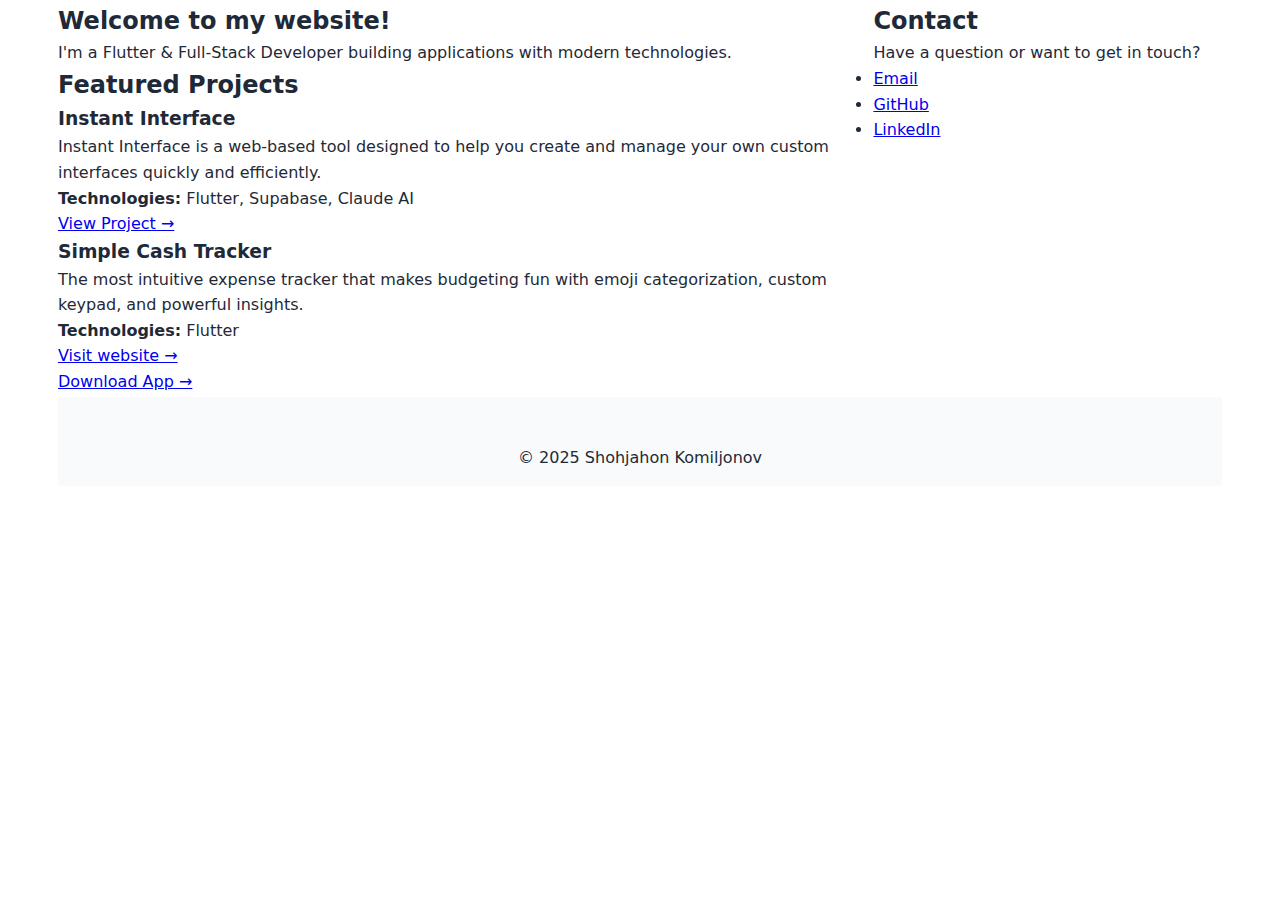
<file: index.html>
<!DOCTYPE html>
<html>
  <head>
    <title>shoh.dev - Portfolio & Blog</title>
    <link rel="stylesheet" href="css/style.css" />
  </head>
  <body>
    <div class="container">
      <table>
        <tr>
          <td width="70%">
            <h2>Welcome to my website!</h2>
            <p>
              I'm a Flutter & Full-Stack Developer building applications with
              modern technologies.
            </p>

            <h2>Featured Projects</h2>
            <div class="project">
              <h3>Instant Interface</h3>
              <p>
                Instant Interface is a web-based tool designed to help you
                create and manage your own custom interfaces quickly and
                efficiently.
              </p>
              <p><strong>Technologies:</strong> Flutter, Supabase, Claude AI</p>
              <p><a href="https://instantinterface.com">View Project →</a></p>
            </div>
            <div class="project">
              <h3>Simple Cash Tracker</h3>
              <p>
                The most intuitive expense tracker that makes budgeting fun with
                emoji categorization, custom keypad, and powerful insights.
              </p>
              <p><strong>Technologies:</strong> Flutter </p>
              <p><a href="https://cashtracker.shoh.dev">Visit website →</a></p>
              <p><a href="https://apps.apple.com/us/app/simple-cash-tracker/id6751748741" target="_blank">Download App →</a></p>
            </div>
          </td>
          <td width="30%" valign="top">
            <h2>Contact</h2>
            <p>Have a question or want to get in touch?</p>
            <ul>
              <li><a href="mailto:komiljonovshohjahon1@gmail.com">Email</a></li>
              <li>
                <a href="https://github.com/komiljonovshohjahon" target="_blank"
                  >GitHub</a
                >
              </li>
              <li>
                <a
                  href="https://www.linkedin.com/in/shokhjakhon-komiljonov-582466173/"
                  target="_blank"
                  >LinkedIn</a
                >
              </li>
            </ul>
          </td>
        </tr>
        <tr>
          <td colspan="2" class="footer">© 2025 Shohjahon Komiljonov</td>
        </tr>
      </table>
    </div>
  </body>
</html>
</file>
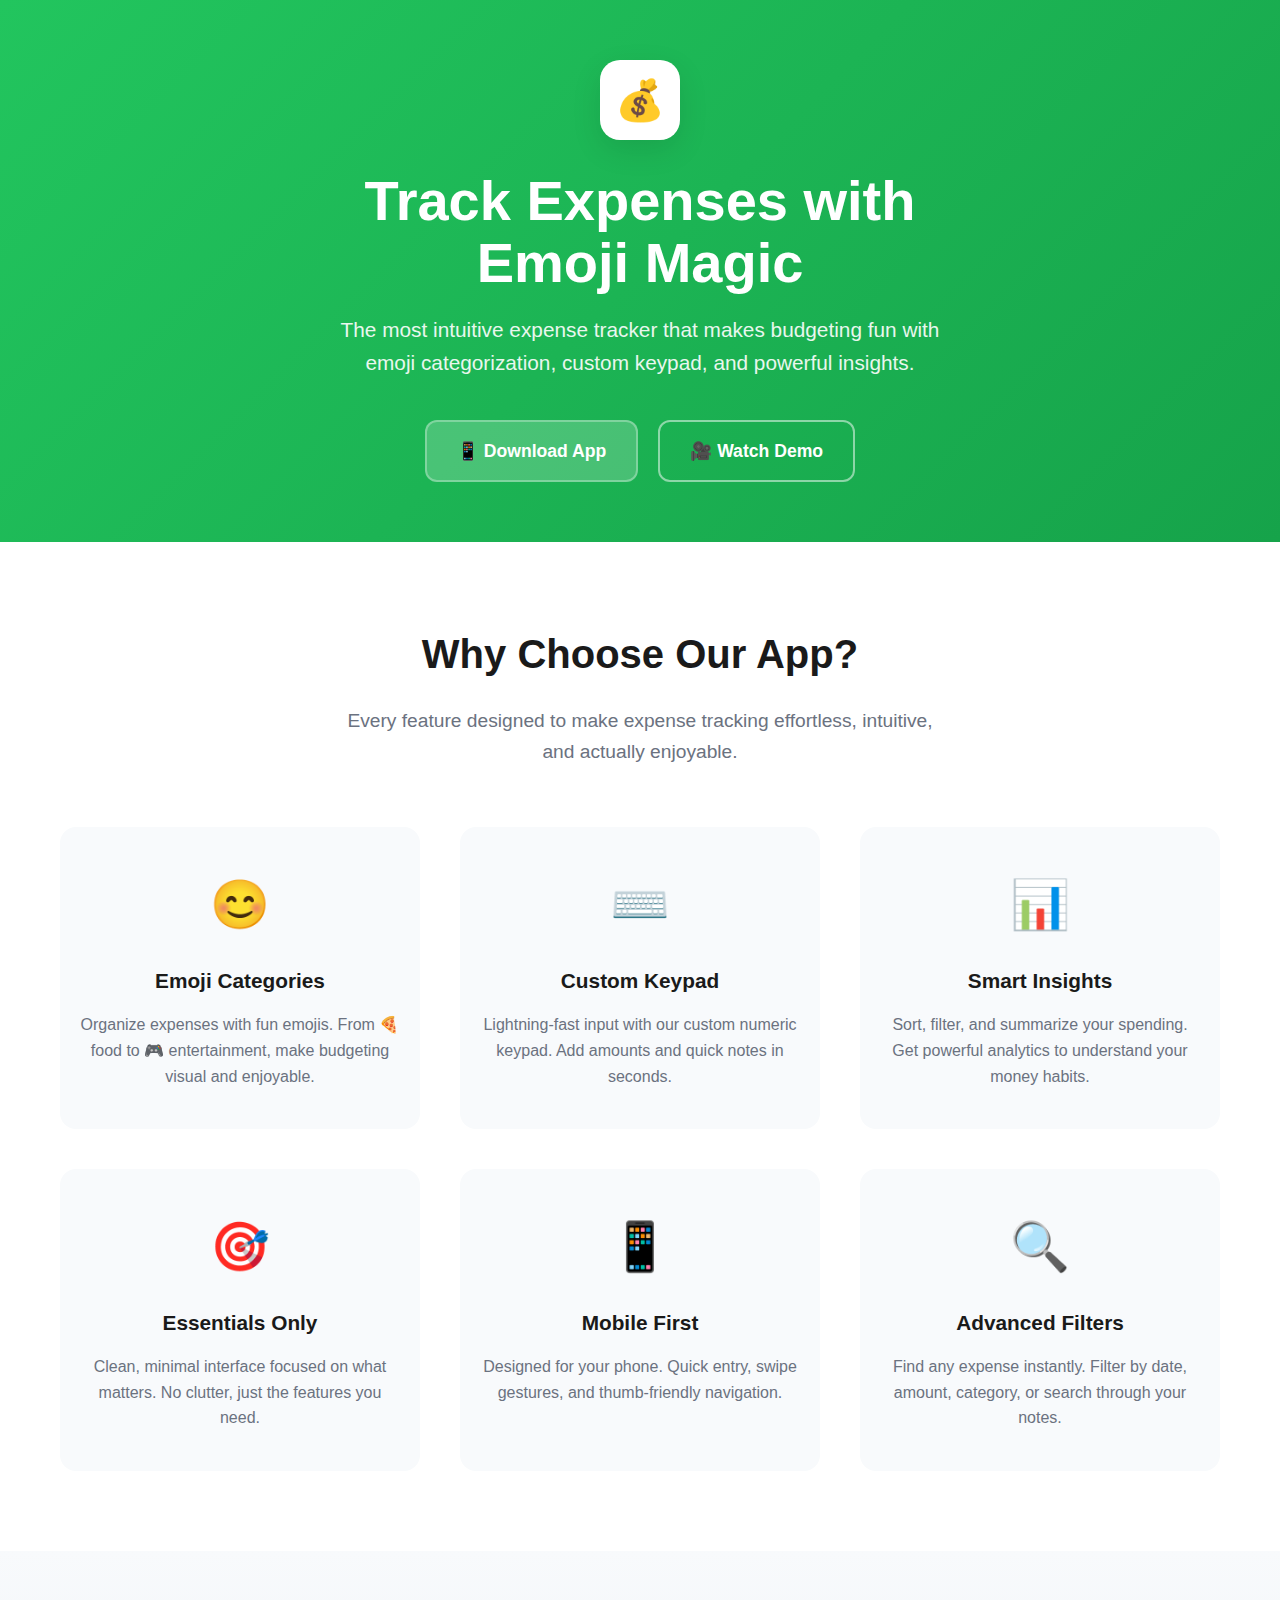
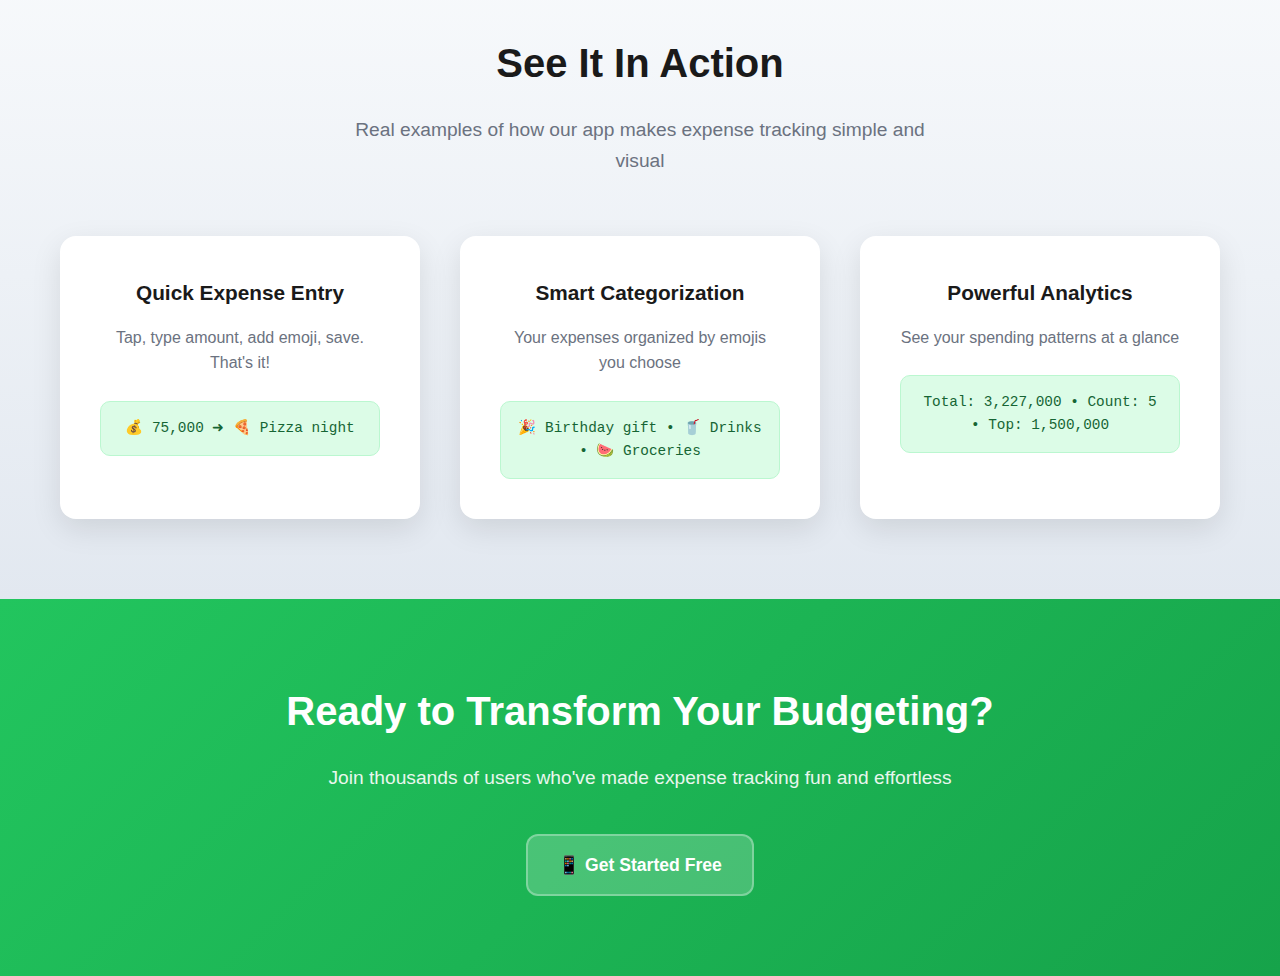
<file: cash_tracker/index.html>
<!DOCTYPE html>
<html lang="en">
<head>
    <meta charset="UTF-8">
    <meta name="viewport" content="width=device-width, initial-scale=1.0">
    <title>ExpenseTracker - Smart Emoji-Based Expense Tracking</title>
    <meta name="description" content="The most intuitive expense tracker with emoji categorization, custom keypad, and powerful insights. Make budgeting fun and effortless.">
    
    <style>
        * {
            margin: 0;
            padding: 0;
            box-sizing: border-box;
        }

        body {
            font-family: -apple-system, BlinkMacSystemFont, 'Segoe UI', Roboto, Oxygen, Ubuntu, Cantarell, sans-serif;
            line-height: 1.6;
            color: #1a1a1a;
            background: linear-gradient(180deg, #ffffff, #f8fafc);
        }

        .container {
            max-width: 1200px;
            margin: 0 auto;
            padding: 0 20px;
        }

        /* Header */
        .header {
            padding: 60px 0;
            text-align: center;
            background: linear-gradient(135deg, #22c55e, #16a34a);
            color: white;
        }

        .logo {
            width: 80px;
            height: 80px;
            margin: 0 auto 30px;
            background: white;
            border-radius: 20px;
            display: flex;
            align-items: center;
            justify-content: center;
            font-size: 40px;
            box-shadow: 0 10px 30px rgba(0,0,0,0.1);
        }

        .hero-title {
            font-size: 3.5rem;
            font-weight: 700;
            margin-bottom: 20px;
            line-height: 1.1;
        }

        .hero-subtitle {
            font-size: 1.3rem;
            margin-bottom: 40px;
            opacity: 0.9;
            max-width: 600px;
            margin-left: auto;
            margin-right: auto;
        }

        .cta-buttons {
            display: flex;
            gap: 20px;
            justify-content: center;
            flex-wrap: wrap;
        }

        .btn {
            padding: 15px 30px;
            font-size: 1.1rem;
            font-weight: 600;
            border: none;
            border-radius: 12px;
            cursor: pointer;
            text-decoration: none;
            display: inline-flex;
            align-items: center;
            gap: 8px;
            transition: all 0.3s ease;
        }

        .btn-primary {
            background: rgba(255,255,255,0.2);
            color: white;
            border: 2px solid rgba(255,255,255,0.3);
        }

        .btn-primary:hover {
            background: rgba(255,255,255,0.3);
            transform: translateY(-2px);
        }

        .btn-outline {
            background: transparent;
            color: white;
            border: 2px solid rgba(255,255,255,0.5);
        }

        .btn-outline:hover {
            background: rgba(255,255,255,0.1);
            transform: translateY(-2px);
        }

        /* Features Section */
        .features {
            padding: 80px 0;
            background: white;
        }

        .section-title {
            font-size: 2.5rem;
            font-weight: 700;
            text-align: center;
            margin-bottom: 20px;
            color: #1a1a1a;
        }

        .section-subtitle {
            font-size: 1.2rem;
            text-align: center;
            color: #6b7280;
            margin-bottom: 60px;
            max-width: 600px;
            margin-left: auto;
            margin-right: auto;
        }

        .features-grid {
            display: grid;
            grid-template-columns: repeat(auto-fit, minmax(300px, 1fr));
            gap: 40px;
        }

        .feature-card {
            text-align: center;
            padding: 40px 20px;
            border-radius: 16px;
            background: #f8fafc;
            transition: all 0.3s ease;
        }

        .feature-card:hover {
            transform: translateY(-5px);
            box-shadow: 0 20px 40px rgba(0,0,0,0.1);
        }

        .feature-icon {
            font-size: 3rem;
            margin-bottom: 20px;
            display: block;
        }

        .feature-title {
            font-size: 1.3rem;
            font-weight: 600;
            margin-bottom: 15px;
            color: #1a1a1a;
        }

        .feature-description {
            color: #6b7280;
            line-height: 1.6;
        }

        /* App Showcase */
        .showcase {
            padding: 80px 0;
            background: linear-gradient(180deg, #f8fafc, #e2e8f0);
        }

        .showcase-grid {
            display: grid;
            grid-template-columns: repeat(auto-fit, minmax(300px, 1fr));
            gap: 40px;
            margin-top: 60px;
        }

        .showcase-card {
            background: white;
            padding: 40px;
            border-radius: 16px;
            box-shadow: 0 10px 30px rgba(0,0,0,0.1);
            text-align: center;
        }

        .showcase-title {
            font-size: 1.3rem;
            font-weight: 600;
            margin-bottom: 15px;
            color: #1a1a1a;
        }

        .showcase-description {
            color: #6b7280;
            margin-bottom: 25px;
        }

        .showcase-demo {
            background: #dcfce7;
            color: #166534;
            padding: 15px;
            border-radius: 10px;
            font-family: 'Courier New', monospace;
            font-size: 0.9rem;
            border: 1px solid #bbf7d0;
        }

        /* CTA Section */
        .cta {
            padding: 80px 0;
            background: linear-gradient(135deg, #22c55e, #16a34a);
            color: white;
            text-align: center;
        }

        .cta-title {
            font-size: 2.5rem;
            font-weight: 700;
            margin-bottom: 20px;
        }

        .cta-description {
            font-size: 1.2rem;
            margin-bottom: 40px;
            opacity: 0.9;
        }

        /* Responsive Design */
        @media (max-width: 768px) {
            .hero-title {
                font-size: 2.5rem;
            }

            .hero-subtitle {
                font-size: 1.1rem;
            }

            .cta-buttons {
                flex-direction: column;
                align-items: center;
            }

            .btn {
                width: 100%;
                max-width: 300px;
            }

            .section-title {
                font-size: 2rem;
            }

            .cta-title {
                font-size: 2rem;
            }
        }
    </style>
</head>
<body>
    <!-- Header/Hero Section -->
    <header class="header">
        <div class="container">
            <div class="logo">💰</div>
            <h1 class="hero-title">
                Track Expenses with<br>
                Emoji Magic
            </h1>
            <p class="hero-subtitle">
                The most intuitive expense tracker that makes budgeting fun with emoji categorization, custom keypad, and powerful insights.
            </p>
            <div class="cta-buttons">
                <a href="#" class="btn btn-primary">📱 Download App</a>
                <a href="#" class="btn btn-outline">🎥 Watch Demo</a>
            </div>
        </div>
    </header>

    <!-- Features Section -->
    <section class="features">
        <div class="container">
            <h2 class="section-title">Why Choose Our App?</h2>
            <p class="section-subtitle">
                Every feature designed to make expense tracking effortless, intuitive, and actually enjoyable.
            </p>
            
            <div class="features-grid">
                <div class="feature-card">
                    <span class="feature-icon">😊</span>
                    <h3 class="feature-title">Emoji Categories</h3>
                    <p class="feature-description">
                        Organize expenses with fun emojis. From 🍕 food to 🎮 entertainment, make budgeting visual and enjoyable.
                    </p>
                </div>
                
                <div class="feature-card">
                    <span class="feature-icon">⌨️</span>
                    <h3 class="feature-title">Custom Keypad</h3>
                    <p class="feature-description">
                        Lightning-fast input with our custom numeric keypad. Add amounts and quick notes in seconds.
                    </p>
                </div>
                
                <div class="feature-card">
                    <span class="feature-icon">📊</span>
                    <h3 class="feature-title">Smart Insights</h3>
                    <p class="feature-description">
                        Sort, filter, and summarize your spending. Get powerful analytics to understand your money habits.
                    </p>
                </div>
                
                <div class="feature-card">
                    <span class="feature-icon">🎯</span>
                    <h3 class="feature-title">Essentials Only</h3>
                    <p class="feature-description">
                        Clean, minimal interface focused on what matters. No clutter, just the features you need.
                    </p>
                </div>
                
                <div class="feature-card">
                    <span class="feature-icon">📱</span>
                    <h3 class="feature-title">Mobile First</h3>
                    <p class="feature-description">
                        Designed for your phone. Quick entry, swipe gestures, and thumb-friendly navigation.
                    </p>
                </div>
                
                <div class="feature-card">
                    <span class="feature-icon">🔍</span>
                    <h3 class="feature-title">Advanced Filters</h3>
                    <p class="feature-description">
                        Find any expense instantly. Filter by date, amount, category, or search through your notes.
                    </p>
                </div>
            </div>
        </div>
    </section>

    <!-- App Showcase Section -->
    <section class="showcase">
        <div class="container">
            <h2 class="section-title">See It In Action</h2>
            <p class="section-subtitle">
                Real examples of how our app makes expense tracking simple and visual
            </p>
            
            <div class="showcase-grid">
                <div class="showcase-card">
                    <h3 class="showcase-title">Quick Expense Entry</h3>
                    <p class="showcase-description">Tap, type amount, add emoji, save. That's it!</p>
                    <div class="showcase-demo">💰 75,000 ➜ 🍕 Pizza night</div>
                </div>
                
                <div class="showcase-card">
                    <h3 class="showcase-title">Smart Categorization</h3>
                    <p class="showcase-description">Your expenses organized by emojis you choose</p>
                    <div class="showcase-demo">🎉 Birthday gift • 🥤 Drinks • 🍉 Groceries</div>
                </div>
                
                <div class="showcase-card">
                    <h3 class="showcase-title">Powerful Analytics</h3>
                    <p class="showcase-description">See your spending patterns at a glance</p>
                    <div class="showcase-demo">Total: 3,227,000 • Count: 5 • Top: 1,500,000</div>
                </div>
            </div>
        </div>
    </section>

    <!-- CTA Section -->
    <section class="cta">
        <div class="container">
            <h2 class="cta-title">Ready to Transform Your Budgeting?</h2>
            <p class="cta-description">
                Join thousands of users who've made expense tracking fun and effortless
            </p>
            <div class="cta-buttons">
                <a href="#" class="btn btn-primary">📱 Get Started Free</a>
            </div>
        </div>
    </section>
</body>
</html>
</file>
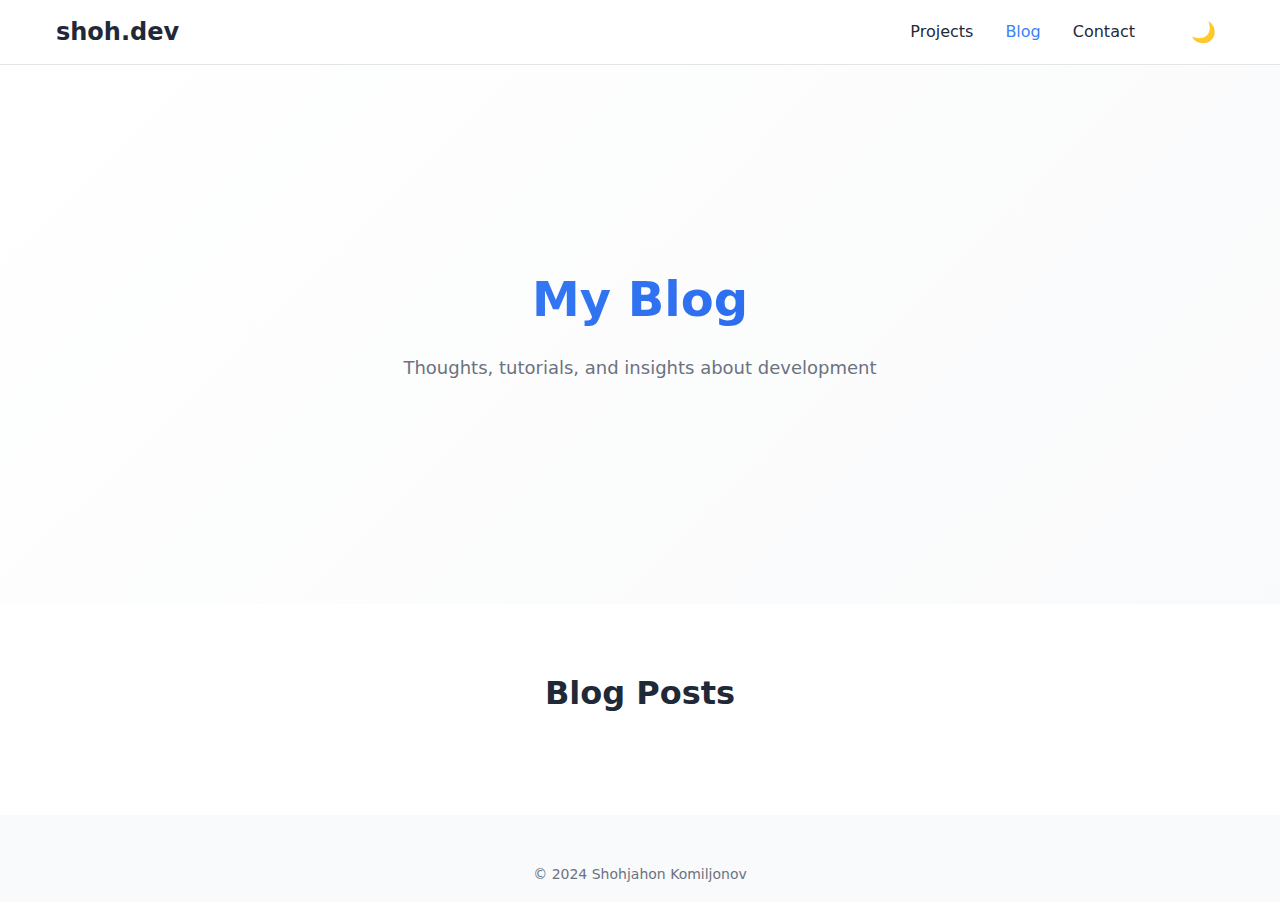
<file: blog.html>
<!DOCTYPE html>
<html lang="en">
<head>
  <!-- Meta -->
  <meta charset="UTF-8" />
  <meta name="viewport" content="width=device-width, initial-scale=1.0" />
  <meta name="description" content="Shohjahon Komiljonov – Flutter & full-stack dev. Portfolio, side-projects & blog." />

  <!-- Favicon -->
  <link rel="icon" type="image/png" href="assets/logo/logo_no_bg.png">
  <link rel="apple-touch-icon" href="assets/logo/logo_no_bg.png">
  <meta name="theme-color" content="#ffffff">

  <!-- Open Graph for social share -->
  <meta property="og:title" content="Shoh.dev – Blog" />
  <meta property="og:description" content="Personal site of Shohjahon Komiljonov." />
  <meta property="og:type" content="website" />
  <meta property="og:url" content="https://shoh.dev/blog" />
  <meta property="og:image" content="https://shoh.dev/assets/logo/logo_no_bg.png" />

  <title>Blog - Shoh.dev</title>
  <link rel="stylesheet" href="css/style.css" />
</head>
<body>
  <!-- Header & nav -->
  <header class="header">
    <nav class="nav container">
      <a href="index.html" class="logo">shoh.dev</a>

      <div class="nav-right">
        <ul class="menu">
          <li><a href="projects.html">Projects</a></li>
          <li><a href="blog.html" class="active">Blog</a></li>
          <li><a href="index.html#contact">Contact</a></li>
        </ul>

        <button id="themeToggle" aria-label="toggle theme" class="theme-btn">
          🌙
        </button>
      </div>
    </nav>
  </header>

  <!-- Hero Section -->
  <section class="hero">
    <div class="container hero-content">
      <h1>My Blog</h1>
      <p>Thoughts, tutorials, and insights about development</p>
    </div>
  </section>

  <!-- Blog Section -->
  <section class="section">
    <div class="container">
      <h1 class="section-title">Blog Posts</h1>
      <div class="grid blog-grid">
        <!-- === Blog card template ===
        <article class="card blog-card">
          <h3><a href="/posts/cursor-power-tips.html">Why I Switched to Cursor IDE</a></h3>
          <p class="meta">Apr 30 2025 · 4 min read</p>
          <p>Quick teaser text to hook the reader…</p>
        </article>
        ================================= -->
      </div>
    </div>
  </section>

  <!-- Footer -->
  <footer class="footer">
    <div class="container">
      <p class="copyright">© 2024 Shohjahon Komiljonov</p>
    </div>
  </footer>

  <script src="js/main.js"></script>
</body>
</html>
</file>
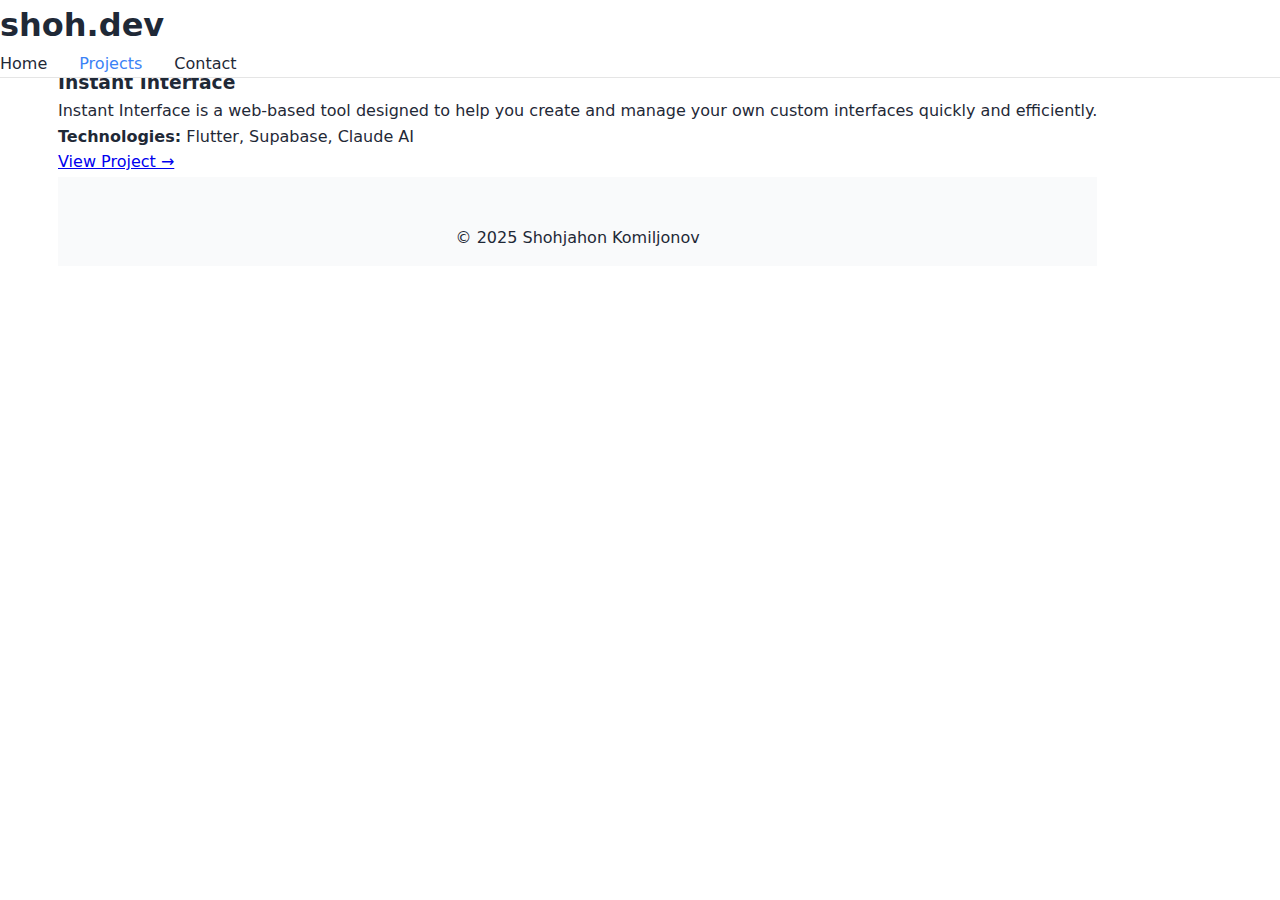
<file: projects.html>
<!DOCTYPE html>
<html>
  <head>
    <title>Projects - shoh.dev</title>
    <link rel="stylesheet" href="css/style.css" />
  </head>
  <body>
    <div class="container">
      <table>
        <tr>
          <td colspan="2" class="header">
            <h1>shoh.dev</h1>
            <ul class="menu">
              <li><a href="index.html">Home</a></li>
              <li><a href="projects.html" class="active">Projects</a></li>
              <!-- <li><a href="blog.html">Blog</a></li> -->
              <li><a href="index.html#contact">Contact</a></li>
            </ul>
          </td>
        </tr>
        <tr>
          <td colspan="2">
            <h2>My Projects</h2>
            <p>Explore my latest work and side projects</p>

            <div class="project">
              <h3>Instant Interface</h3>
              <p>
                Instant Interface is a web-based tool designed to help you
                create and manage your own custom interfaces quickly and
                efficiently.
              </p>
              <p><strong>Technologies:</strong> Flutter, Supabase, Claude AI</p>
              <p><a href="https://instantinterface.com">View Project →</a></p>
            </div>
          </td>
        </tr>
        <tr>
          <td colspan="2" class="footer">© 2025 Shohjahon Komiljonov</td>
        </tr>
      </table>
    </div>
  </body>
</html>
</file>
<file: css/style.css>
/* Base styles */
:root {
  --primary: #3b82f6;
  --primary-dark: #2563eb;
  --text: #1f2937;
  --text-light: #6b7280;
  --bg: #ffffff;
  --bg-alt: #f9fafb;
}

/* Dark mode */
@media (prefers-color-scheme: dark) {
  :root {
    --text: #f3f4f6;
    --text-light: #9ca3af;
    --bg: #111827;
    --bg-alt: #1f2937;
  }
}

/* Reset & Base */
* {
  margin: 0;
  padding: 0;
  box-sizing: border-box;
}

body {
  font-family: -apple-system, BlinkMacSystemFont, "Segoe UI", Roboto, "Helvetica Neue", Arial, sans-serif;
  line-height: 1.5;
  color: var(--text);
  background: var(--bg);
}

/* Container */
.container {
  width: 100%;
  max-width: 1200px;
  margin: 0 auto;
  padding: 0 1rem;
}

/* Header & Navigation */
.header {
  position: fixed;
  top: 0;
  left: 0;
  right: 0;
  background: var(--bg);
  border-bottom: 1px solid rgba(0, 0, 0, 0.1);
  z-index: 100;
}

.nav {
  display: flex;
  justify-content: space-between;
  align-items: center;
  height: 4rem;
}

.nav-right {
  display: flex;
  align-items: center;
  gap: 1rem;
}

.logo {
  font-size: 1.5rem;
  font-weight: bold;
  color: var(--text);
  text-decoration: none;
}

.menu {
  display: flex;
  gap: 2rem;
  list-style: none;
  margin: 0;
  padding: 0;
  align-items: center;
}

.menu a {
  color: var(--text);
  text-decoration: none;
  font-weight: 500;
}

.menu a:hover {
  color: var(--primary);
}

.menu a.active {
  color: var(--primary);
}

/* Theme Toggle */
.theme-btn {
  background: none;
  border: none;
  cursor: pointer;
  font-size: 1.25rem;
  padding: 0.5rem;
  margin-left: 2rem;
  display: flex;
  align-items: center;
  justify-content: center;
  color: var(--text);
}

/* Hero Section */
.hero {
  min-height: 60vh;
  display: flex;
  align-items: center;
  justify-content: center;
  background: linear-gradient(135deg, var(--bg) 0%, var(--bg-alt) 100%);
  padding: 2rem 0;
  margin-top: 4rem;
}

.hero-content {
  text-align: center;
  max-width: 800px;
}

.hero h1 {
  font-size: clamp(2rem, 4vw, 3rem);
  font-weight: bold;
  margin-bottom: 1rem;
  background: linear-gradient(135deg, var(--primary) 0%, var(--primary-dark) 100%);
  -webkit-background-clip: text;
  -webkit-text-fill-color: transparent;
}

.hero p {
  font-size: 1.125rem;
  color: var(--text-light);
  margin-bottom: 1.5rem;
}

.hero-buttons {
  display: flex;
  gap: 1rem;
  justify-content: center;
}

/* Sections */
.section {
  padding: 4rem 0;
}

.section-title {
  font-size: 2rem;
  font-weight: bold;
  margin-bottom: 2rem;
  text-align: center;
}

/* Project Cards */
.projects-grid {
  display: grid;
  grid-template-columns: repeat(auto-fit, minmax(300px, 1fr));
  gap: 2rem;
  margin-bottom: 2rem;
}

.project-card {
  background: var(--bg);
  border-radius: 1rem;
  overflow: hidden;
  box-shadow: 0 4px 6px -1px rgba(0, 0, 0, 0.1);
  transition: transform 0.2s, box-shadow 0.2s;
}

.project-card:hover {
  transform: translateY(-4px);
  box-shadow: 0 10px 15px -3px rgba(0, 0, 0, 0.1);
}

.card-body {
  padding: 1.5rem;
}

.card-body h3 {
  font-size: 1.25rem;
  font-weight: 600;
  margin-bottom: 0.75rem;
}

.tech-tags {
  display: flex;
  flex-wrap: wrap;
  gap: 0.5rem;
  margin: 1rem 0;
}

.tag {
  padding: 0.25rem 0.75rem;
  background: var(--bg-alt);
  border-radius: 9999px;
  font-size: 0.875rem;
  color: var(--text-light);
}

.project-link {
  color: var(--primary);
  text-decoration: none;
  font-weight: 500;
}

.project-link:hover {
  text-decoration: underline;
}

/* Contact Section */
.contact-content {
  max-width: 600px;
  margin: 0 auto;
  text-align: center;
}

.contact-text {
  font-size: 1.125rem;
  color: var(--text-light);
  margin-bottom: 2rem;
}

.social-links {
  display: flex;
  gap: 2rem;
  justify-content: center;
}

.social-links a {
  color: var(--primary);
  text-decoration: none;
  font-weight: 500;
}

.social-links a:hover {
  text-decoration: underline;
}

/* Footer */
.footer {
  background: var(--bg-alt);
  padding: 2rem 0;
  text-align: center;
}

.copyright {
  color: var(--text-light);
  font-size: 0.875rem;
}

/* Buttons */
.btn {
  display: inline-block;
  padding: 0.75rem 1.5rem;
  background: var(--primary);
  color: white;
  border-radius: 0.5rem;
  font-weight: 500;
  text-decoration: none;
  transition: background-color 0.2s;
}

.btn:hover {
  background: var(--primary-dark);
}

.btn-outline {
  background: transparent;
  border: 2px solid var(--primary);
  color: var(--primary);
}

.btn-outline:hover {
  background: var(--primary);
  color: white;
}

/* Utility Classes */
.text-center {
  text-align: center;
}

.mb-4 {
  margin-bottom: 1rem;
}

.mb-8 {
  margin-bottom: 2rem;
}

.mt-4 {
  margin-top: 1rem;
}

.mt-8 {
  margin-top: 2rem;
}

/* Responsive Design */
@media (max-width: 768px) {
  .menu {
    display: none;
  }
  
  .container {
    padding: 0 1.5rem;
  }

  .theme-btn {
    margin-left: 0;
  }

  .hero-buttons {
    flex-direction: column;
  }

  .social-links {
    flex-direction: column;
    gap: 1rem;
  }
}

/* Dark mode toggle */
[data-theme="dark"] {
  --text: #f3f4f6;
  --text-light: #9ca3af;
  --bg: #111827;
  --bg-alt: #1f2937;
}

/* ---- Reset & helpers ---- */
*, *::before, *::after { box-sizing: border-box; margin: 0; padding: 0; }
html { scroll-behavior: smooth; }
body {
  font-family: system-ui, -apple-system, BlinkMacSystemFont, 'Segoe UI', Roboto, 'Helvetica Neue', Arial, sans-serif;
  line-height: 1.6;
  background: var(--bg);
  color: var(--text);
  transition: background .3s, color .3s;
}

body.dark {
  --bg: #1d1d1f;
  --text: #f9fafb;
  --bg-alt: #2b2b2f;
}

.section { padding: 4rem 0; }
.section-title { margin-bottom: 2rem; font-size: 2rem; }
.alt-bg { background: var(--bg-alt); }
.grid { display: grid; gap: 2rem; }
.projects-grid { grid-template-columns: repeat(auto-fill, minmax(280px, 1fr)); }
.blog-grid { grid-template-columns: repeat(auto-fill, minmax(320px, 1fr)); }

.card {
  background: var(--bg-alt);
  border-radius: .75rem;
  overflow: hidden;
  box-shadow: 0 2px 6px rgba(0,0,0,.04);
  transition: transform .25s;
}
.card:hover { transform: translateY(-4px); }
.card img { width: 100%; height: 170px; object-fit: cover; }
.card-body { padding: 1.25rem; }
.card-body h3 { margin-bottom: .5rem; font-size: 1.25rem; }
.card-body a { color: var(--accent); text-decoration: none; }
.card.blog-card { padding: 1.25rem; }
.meta { font-size: .875rem; color: gray; margin-bottom: .5rem; }

.footer { 
  background: var(--bg-alt); 
  padding: 3rem 0 1rem; 
  text-align: center;
}
.footer-flex { display: flex; flex-direction: column; gap: 1.5rem; align-items: center; }
.social a { 
  margin-inline: .75rem; 
  color: var(--accent); 
  text-decoration: none; 
  font-weight: 600;
  transition: opacity 0.2s;
}
.social a:hover { opacity: 0.8; }
.tiny { font-size: .75rem; color: gray; margin-top: 1rem; }

/* ---- Responsive nav (mobile) ---- */
@media (max-width: 650px) {
  .menu { display: none; }               /* (Keep simple for now) */
}
</file>
